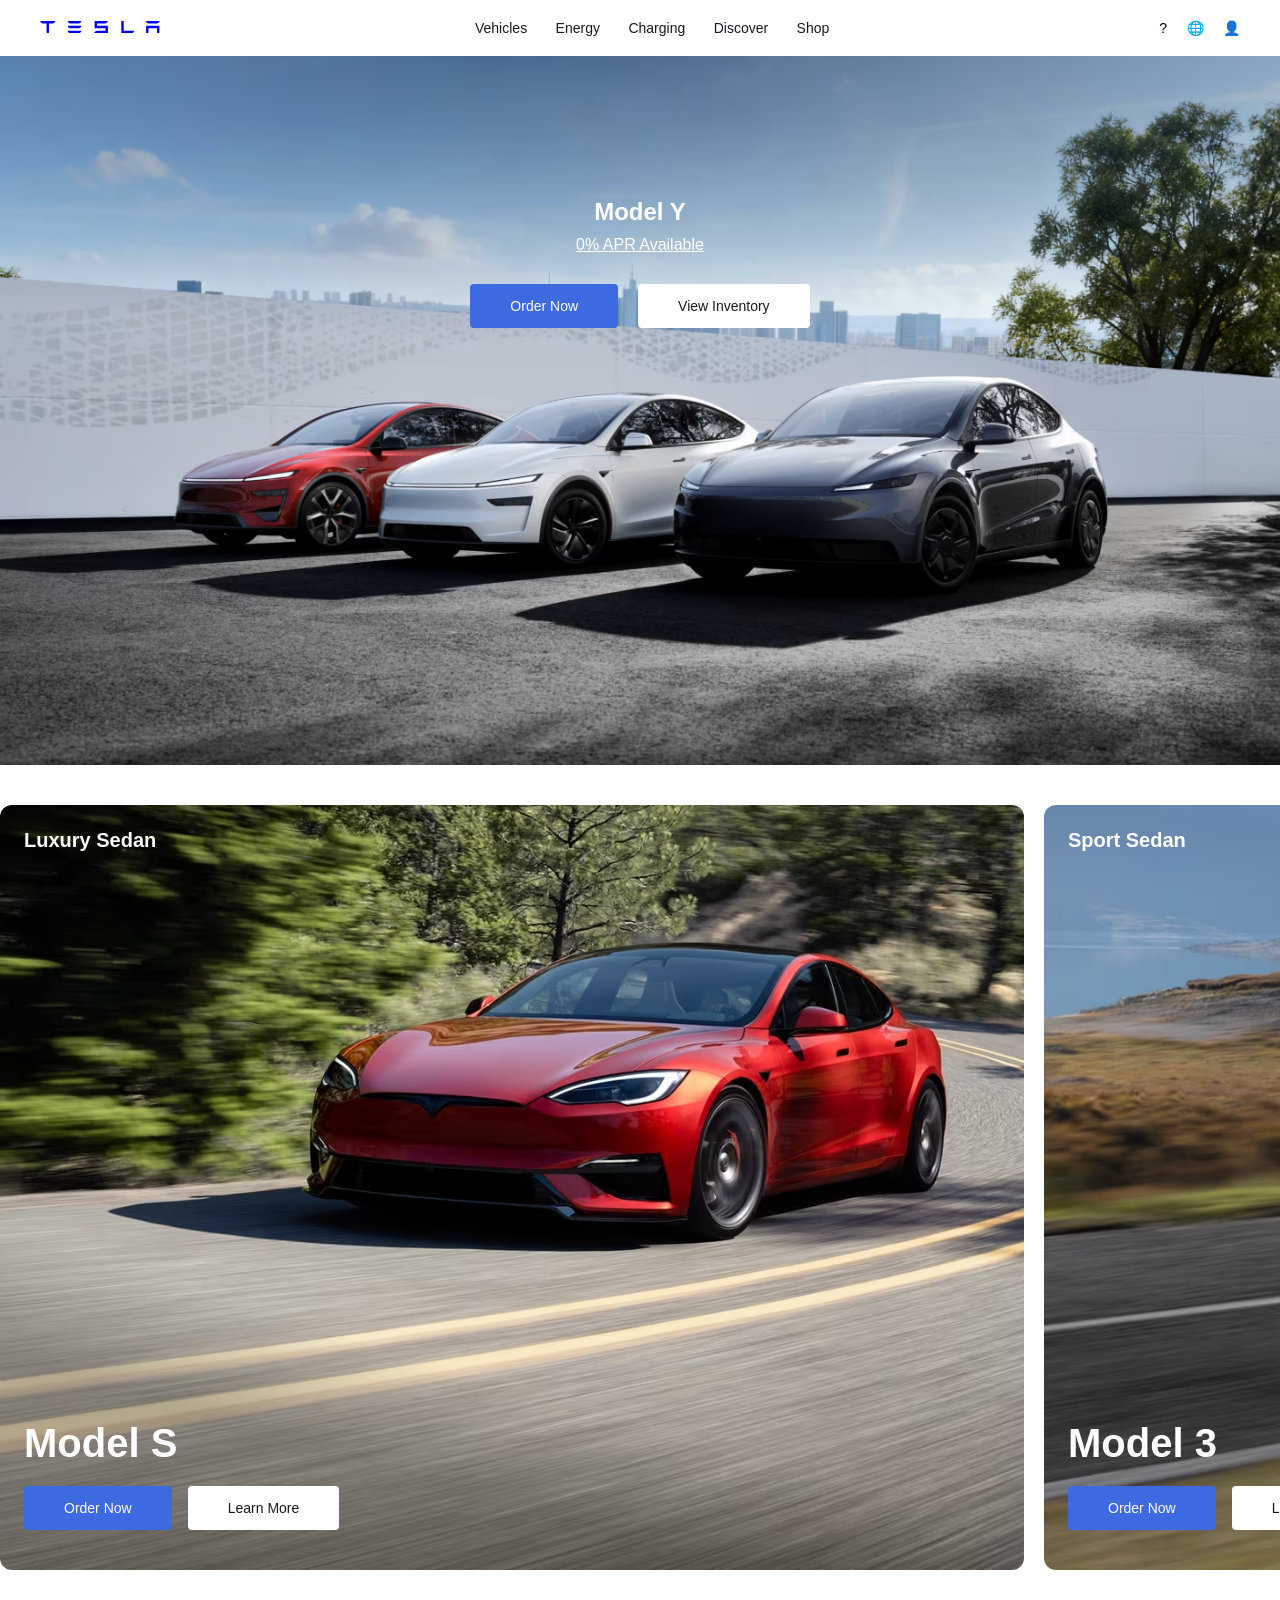
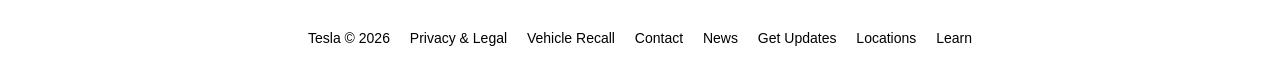
<file: Zaio/index.html>
<!DOCTYPE html>
<html lang="en">
<head>
  <meta charset="UTF-8">
  <title>Tesla</title>
  <link rel="stylesheet" href="style.css">
</head>
<body>

  <!-- NAVBAR -->
  <header class="navbar">
    <div class="logo">
      <a href="#">
        <svg class="tesla-logo" viewBox="0 0 342 35" xmlns="http://www.w3.org/2000/svg" aria-label="Tesla">
          <path fill="currentColor" d="M0 .1a9.7 9.7 0 0 0 7 7h11l.5.1v27.6h6.8V7.3L26 7h11a9.8 9.8 0 0 0 7-7H0zm238.6 0h-6.8v34.8H263a9.7 9.7 0 0 0 6-6.8h-30.3V0zm-52.3 6.8c3.6-1 6.6-3.8 7.4-6.9l-38.1.1v20.6h31.1v7.2h-24.4a13.6 13.6 0 0 0-8.7 7h39.9v-21h-31.2v-7zm116.2 28h6.7v-14h24.6v14h6.7v-21h-38zM85.3 7h26a9.6 9.6 0 0 0 7.1-7H78.3a9.6 9.6 0 0 0 7 7m0 13.8h26a9.6 9.6 0 0 0 7.1-7H78.3a9.6 9.6 0 0 0 7 7m0 14.1h26a9.6 9.6 0 0 0 7.1-7H78.3a9.6 9.6 0 0 0 7 7M308.5 7h26a9.6 9.6 0 0 0 7-7h-40a9.6 9.6 0 0 0 7 7"></path>
        </svg>
      </a>
    </div>

    <nav class="nav-center">
      <a href="#">Vehicles</a>
      <a href="#">Energy</a>
      <a href="#">Charging</a>
      <a href="#">Discover</a>
      <a href="#">Shop</a>
    </nav>

    <div class="nav-icons">
      <span>?</span>
      <span>🌐</span>
      <span>👤</span>
    </div>
  </header>

  <!-- HERO SECTION -->
  <section class="hero">

    <div class="hero-overlay"></div>

    <div class="hero-content">
      <h1>Model Y</h1>
      <a href="#" class="subtitle">0% APR Available</a>
      <div class="hero-buttons">
        <button class="btn-primary">Order Now</button>
        <button class="btn-secondary">View Inventory</button>
      </div>
    </div>
  </section>
  <!-- MODELS SCROLL SECTION -->
<section class="models-scroll">
  <div class="models-track">

    <!-- Model S -->
    <div class="model-card" style="background-image: url('images/Homepage-Card-Model-S-Desktop-US-v3.avif')">
      <span class="model-type">Luxury Sedan</span>

      <div class="model-info">
        <h2>Model S</h2>
        <div class="model-buttons">
          <button class="btn-primary">Order Now</button>
          <button class="btn-secondary">Learn More</button>
        </div>
      </div>
    </div>

    <!-- Model 3 -->
    <div class="model-card" style="background-image: url('images/Homepage-Card-Model-3-Desktop-US_PR_MX.avif')">
      <span class="model-type">Sport Sedan</span>

      <div class="model-info">
        <h2>Model 3</h2>
        <div class="model-buttons">
          <button class="btn-primary">Order Now</button>
          <button class="btn-secondary">Learn More</button>
        </div>
      </div>
    </div>

    <!-- Model X -->
    <div class="model-card" style="background-image: url('images/Homepage-Card-Model-X-Desktop-US_PR_MX.avif')">
      <span class="model-type">Luxury SUV</span>

      <div class="model-info">
        <h2>Model X</h2>
        <div class="model-buttons">
          <button class="btn-primary">Order Now</button>
          <button class="btn-secondary">Learn More</button>
        </div>
      </div>
    </div>

    <!-- Model Y -->
    <div class="model-card" style="background-image: url('images/Homepage-Card-Model-Y-Performance-Desktop-NA-v2.avif')">
      <span class="model-type">Mid Size SUV</span>

      <div class="model-info">
        <h2>Model Y</h2>
        <div class="model-buttons">
          <button class="btn-primary">Order Now</button>
          <button class="btn-secondary">Learn More</button>
        </div>
      </div>
    </div>

  </div>
</section>


  <!-- FOOTER -->
  <footer class="footer">
    <a href="#">Tesla © 2026</a>
    <a href="#">Privacy & Legal</a>
    <a href="#">Vehicle Recall</a>
    <a href="#">Contact</a>
    <a href="#">News</a>
    <a href="#">Get Updates</a>
    <a href="#">Locations</a>
    <a href="#">Learn</a>
  </footer>

</body>
</html>
</file>
<file: Zaio/style.css>
/* RESET */
* {
  margin: 0;
  padding: 0;
  box-sizing: border-box;
  font-family: Arial, Helvetica, sans-serif;
}

/* COLORS */
:root {
  --tesla-black: #171a20;
  --tesla-gray: #5c5e62;
  --tesla-white: #ffffff;
  --tesla-blue: #3e6ae1;
  --tesla-blue-hover: #3457b1;
}

/* NAVBAR */
.navbar {
  position: fixed;
  top: 0;
  width: 100%;
  height: 56px;
  padding: 0 40px;
  display: flex;
  align-items: center;
  justify-content: space-between;
  background: white;
  z-index: 100;
}

.logo {
  width: 120px;
  height: auto;
  color: #000;
}

.nav-center a {
  margin: 0 12px;
  text-decoration: none;
  font-size: 14px;
  font-weight: 500;
  color: var(--tesla-black);
}

.nav-icons span {
  margin-left: 15px;
  font-size: 14px;
  cursor: pointer;
}

/* HERO SECTION */
.hero {
  position: relative;
  height: 85vh;
  display: flex;
  justify-content: center;
  align-items: center;
  color: white;
  background-image: url("images/Homepage-Promo-Meet-Model-Y-Desktop.avif"); 
  background-size: cover;
  background-position: center;
  background-repeat: no-repeat;
  padding-bottom: 80px;
}


.hero-overlay {
  position: absolute;
  top: 0;
  left: 0;
  width: 100%;
  height: 100%;
  background: rgba(0,0,0,0.3);
  z-index: -1;
}

.hero-content {
  position: relative;
  z-index: 1;
  text-align: center;
  transform: translateY(-80px);
}

.subtitle {
  display: inline-block;
  margin-top: 10px;
  font-size: 16px;
  font-weight: 500;
  color: white;
  text-decoration: underline;
}

.hero-buttons {
  margin-top: 30px;
  display: flex;
  justify-content: center;
  gap: 20px;
}

.btn-primary {
  background: var(--tesla-blue);
  color: white;
  border: none;
  padding: 14px 40px;
  font-size: 14px;
  font-weight: 500;
  border-radius: 4px;
  cursor: pointer;
}

.btn-primary:hover {
  background: var(--tesla-blue-hover);
}

.btn-secondary {
  background: white;
  color: var(--tesla-black);
  border: none;
  padding: 14px 40px;
  font-size: 14px;
  font-weight: 500;
  border-radius: 4px;
  cursor: pointer;
}
/* MODELS SCROLL SECTION */
.models-scroll {
  width: 100%;
  overflow-x: auto;
  scroll-snap-type: x mandatory;
  background: #fff;
}

.models-track {
  display: flex;
  gap: 20px;
  padding: 40px;
}


.model-card {
  position: relative;
  min-width: 80vw;  
  height: 85vh;
  background-size: cover;
  background-position: center;
  border-radius: 12px;
  scroll-snap-align: start;
  color: white;
}

/* Top-left text */
.model-type {
  position: absolute;
  top: 24px;
  left: 24px;
  font-size: 20px;
  font-weight: bold;
}

/* Bottom-left content */
.model-info {
  position: absolute;
  bottom: 40px;
  left: 24px;
}

.model-info h2 {
  font-size: 40px;
  font-weight: bold;
  margin-bottom: 20px;
}

.model-buttons {
  display: flex;
  gap: 16px;
}
.models-scroll::-webkit-scrollbar {
  height: 8px;
}

.models-scroll::-webkit-scrollbar-track {
  background: #eee;
}

.models-scroll::-webkit-scrollbar-thumb {
  background: #999;
  border-radius: 4px;
}

/* FOOTER */
.footer {
  background-color: #fff;
  text-align: center;
  padding: 20px 0;
  font-size: 14px;
}

.footer a {
  color: #000;
  text-decoration: none;
  margin: 0 8px;
  display: inline-block;
}

/* RESPONSIVE */
@media (max-width: 768px) {
  .hero-buttons {
    flex-direction: column;
  }frame */

  .btn-primary,
  .btn-secondary {
    width: 90%;
  }
}
</file>
